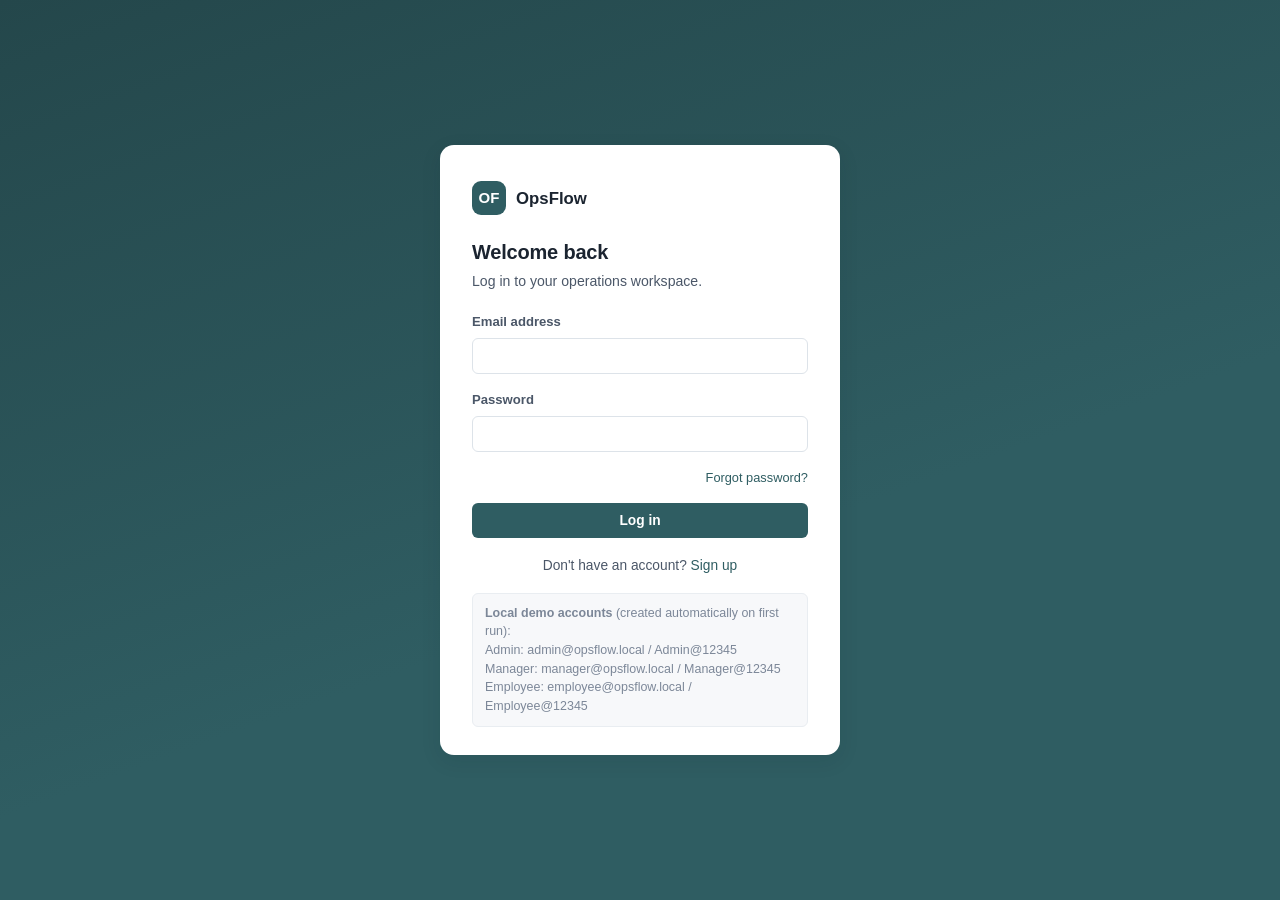
<file: frontend/index.html>
<!DOCTYPE html>
<html lang="en">
<head>
<meta charset="UTF-8">
<title>OpsFlow</title>
<script src="js/api.js"></script>
<script>
  window.location.replace(Auth.isLoggedIn() ? "dashboard.html" : "login.html");
</script>
</head>
<body></body>
</html>
</file>
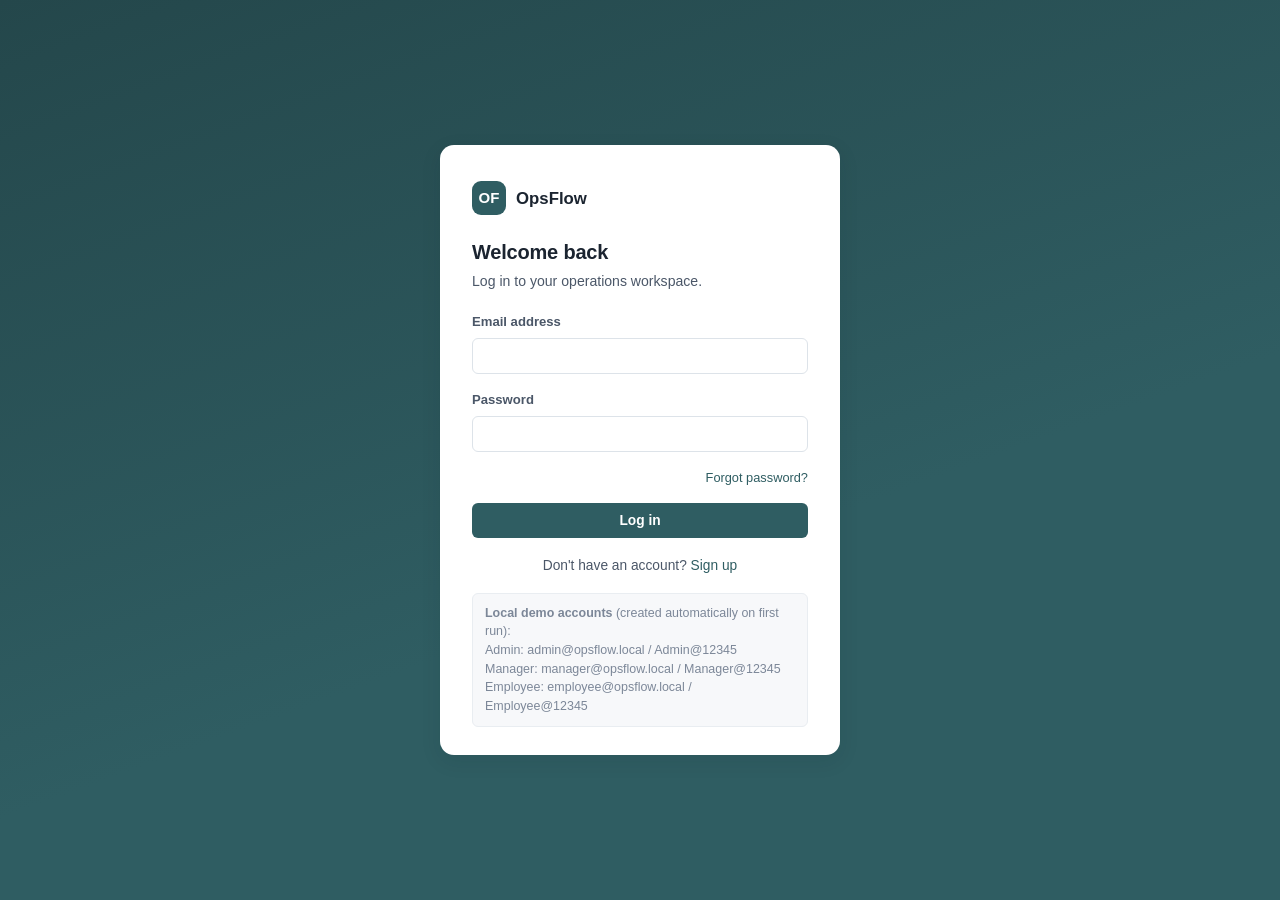
<file: frontend/dashboard.html>
<!DOCTYPE html>
<html lang="en">
<head>
  <meta charset="UTF-8">
  <meta name="viewport" content="width=device-width, initial-scale=1.0">
  <title>Dashboard - OpsFlow</title>
  <link rel="stylesheet" href="css/style.css">
</head>

<body>

<div class="app-shell">

  <aside class="sidebar" id="sidebar"></aside>

  <div class="main-area">

    <header class="topbar" id="topbar"></header>

    <main class="content">

      <!-- PAGE HEADER -->
      <div class="page-header">
        <div>
          <h1 id="welcome-title">Overview</h1>
          <p>Live counts straight from the database.</p>
        </div>
      </div>


      <!-- OPERATIONAL KPIs -->
      <div class="stat-grid" id="operational-stats">
        <div class="stat-card skeleton" style="height:78px;"></div>
        <div class="stat-card skeleton" style="height:78px;"></div>
        <div class="stat-card skeleton" style="height:78px;"></div>
        <div class="stat-card skeleton" style="height:78px;"></div>
      </div>


      <!-- ADMIN USER OVERVIEW -->
      <section id="user-overview-section" class="hidden">

        <h2 style="font-size:0.95rem;margin-bottom:10px;">
          User Overview
        </h2>

        <div class="stat-grid" id="user-stats"></div>

      </section>


      <!-- CHARTS -->
      <div class="grid-2 dashboard-charts">

        <!-- GROWTH -->
        <div class="card chart-card">

          <div class="section-card-head">

            <h3>Growth Analytics</h3>

            <div
              class="chip-toggle"
              id="growth-range-toggle"
              role="group"
              aria-label="Growth time range"
            >

              <button type="button" data-range="7d">
                7D
              </button>

              <button
                type="button"
                data-range="30d"
                class="active"
              >
                30D
              </button>

              <button type="button" data-range="6m">
                6M
              </button>

              <button type="button" data-range="1y">
                1Y
              </button>

            </div>

          </div>

          <div class="chart-wrapper">
            <canvas
              id="growth-chart"
              aria-label="Growth analytics chart"
            ></canvas>

            <div
              id="growth-chart-empty"
              class="chart-empty hidden"
            >
              No growth data available.
            </div>
          </div>

        </div>


        <!-- RESOURCE DISTRIBUTION -->
        <div class="card chart-card">

          <div class="section-card-head">

            <h3>Resource Distribution</h3>

            <div
              class="chip-toggle"
              id="dist-type-toggle"
              role="group"
              aria-label="Resource type"
            >

              <button
                type="button"
                data-type="projects"
                class="active"
              >
                Projects
              </button>

              <button
                type="button"
                data-type="tasks"
              >
                Tasks
              </button>

              <button
                type="button"
                data-type="clients"
              >
                Clients
              </button>

            </div>

          </div>

          <div class="chart-wrapper distribution-wrapper">

            <canvas
              id="distribution-chart"
              aria-label="Resource distribution chart"
            ></canvas>

            <div
              id="distribution-chart-empty"
              class="chart-empty hidden"
            >
              No distribution data available.
            </div>

          </div>

          <div
            id="distribution-breakdown"
            class="mt-16"
          ></div>

        </div>

      </div>


      <!-- RECENT ACTIVITY -->
      <div class="card mt-16">

        <div class="section-card-head">
          <h3>Recent Activity</h3>
        </div>

        <div id="recent-activity-list"></div>

      </div>

    </main>

  </div>

</div>


<!-- COMMON JS -->
<script src="js/api.js"></script>
<script src="js/ui.js"></script>
<script src="js/icons.js"></script>
<script src="js/layout.js"></script>

<script src="js/charts.js"></script>
<script src="js/dashboard.js"></script>

</body>
</html>
</file>
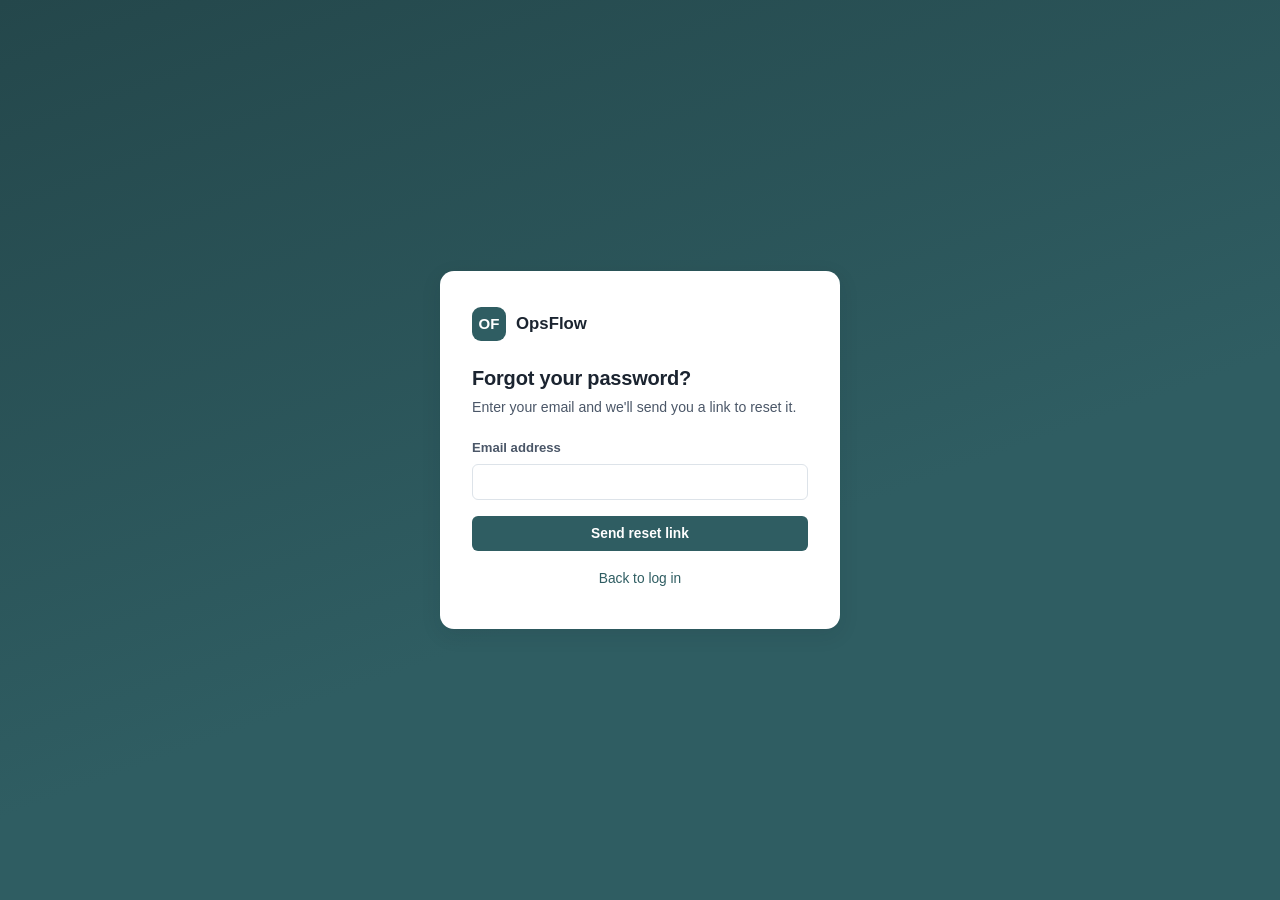
<file: frontend/forgot-password.html>
<!DOCTYPE html>
<html lang="en">
<head>
<meta charset="UTF-8">
<meta name="viewport" content="width=device-width, initial-scale=1.0">
<title>Forgot password - OpsFlow</title>
<link rel="stylesheet" href="css/style.css">
</head>
<body>
<div class="auth-page">
  <div class="auth-card">
    <div class="auth-brand"><span class="logo-mark">OF</span><span>OpsFlow</span></div>
    <h1>Forgot your password?</h1>
    <p class="auth-sub">Enter your email and we'll send you a link to reset it.</p>

    <form id="forgot-form" novalidate>
      <div class="form-group">
        <label for="email">Email address</label>
        <input class="form-control" type="email" id="email" name="email" required autocomplete="username">
      </div>
      <button type="submit" class="btn btn-primary btn-block" id="forgot-submit">Send reset link</button>
    </form>

    <div class="demo-hint hidden" id="result-box"></div>
    <p class="auth-foot"><a href="login.html">Back to log in</a></p>
  </div>
</div>
<script src="js/api.js"></script>
<script src="js/ui.js"></script>
<script src="js/icons.js"></script>
<script src="js/forgot-password.js"></script>
</body>
</html>
</file>
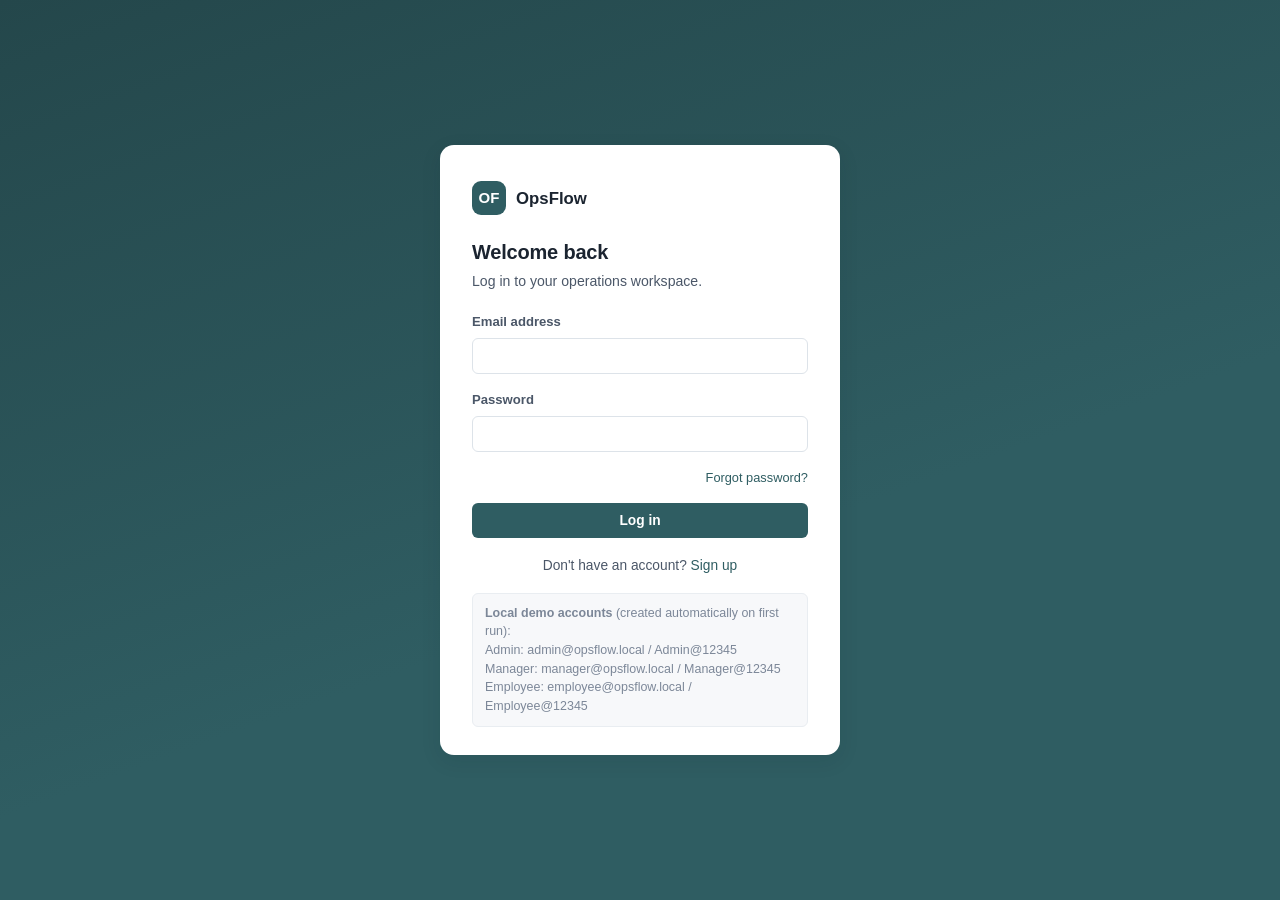
<file: frontend/login.html>
<!DOCTYPE html>
<html lang="en">
<head>
<meta charset="UTF-8">
<meta name="viewport" content="width=device-width, initial-scale=1.0">
<title>Log in - OpsFlow</title>
<link rel="stylesheet" href="css/style.css">
</head>
<body>
<div class="auth-page">
  <div class="auth-card">
    <div class="auth-brand"><span class="logo-mark">OF</span><span>OpsFlow</span></div>
    <h1>Welcome back</h1>
    <p class="auth-sub">Log in to your operations workspace.</p>

    <form id="login-form" novalidate>
      <div class="form-group">
        <label for="email">Email address</label>
        <input class="form-control" type="email" id="email" name="email" required autocomplete="username">
      </div>
      <div class="form-group">
        <label for="password">Password</label>
        <input class="form-control" type="password" id="password" name="password" required autocomplete="current-password">
        <div class="form-error hidden" id="form-error"></div>
      </div>
      <div class="flex-between mb-16">
        <span></span>
        <a href="forgot-password.html" class="text-sm">Forgot password?</a>
      </div>
      <button type="submit" class="btn btn-primary btn-block" id="login-submit">Log in</button>
    </form>

    <p class="auth-foot">Don't have an account? <a href="signup.html">Sign up</a></p>

    <div class="demo-hint">
      <strong>Local demo accounts</strong> (created automatically on first run):<br>
      Admin: admin@opsflow.local / Admin@12345<br>
      Manager: manager@opsflow.local / Manager@12345<br>
      Employee: employee@opsflow.local / Employee@12345
    </div>
  </div>
</div>
<script src="js/api.js"></script>
<script src="js/ui.js"></script>
<script src="js/icons.js"></script>
<script src="js/login.js"></script>
</body>
</html>
</file>
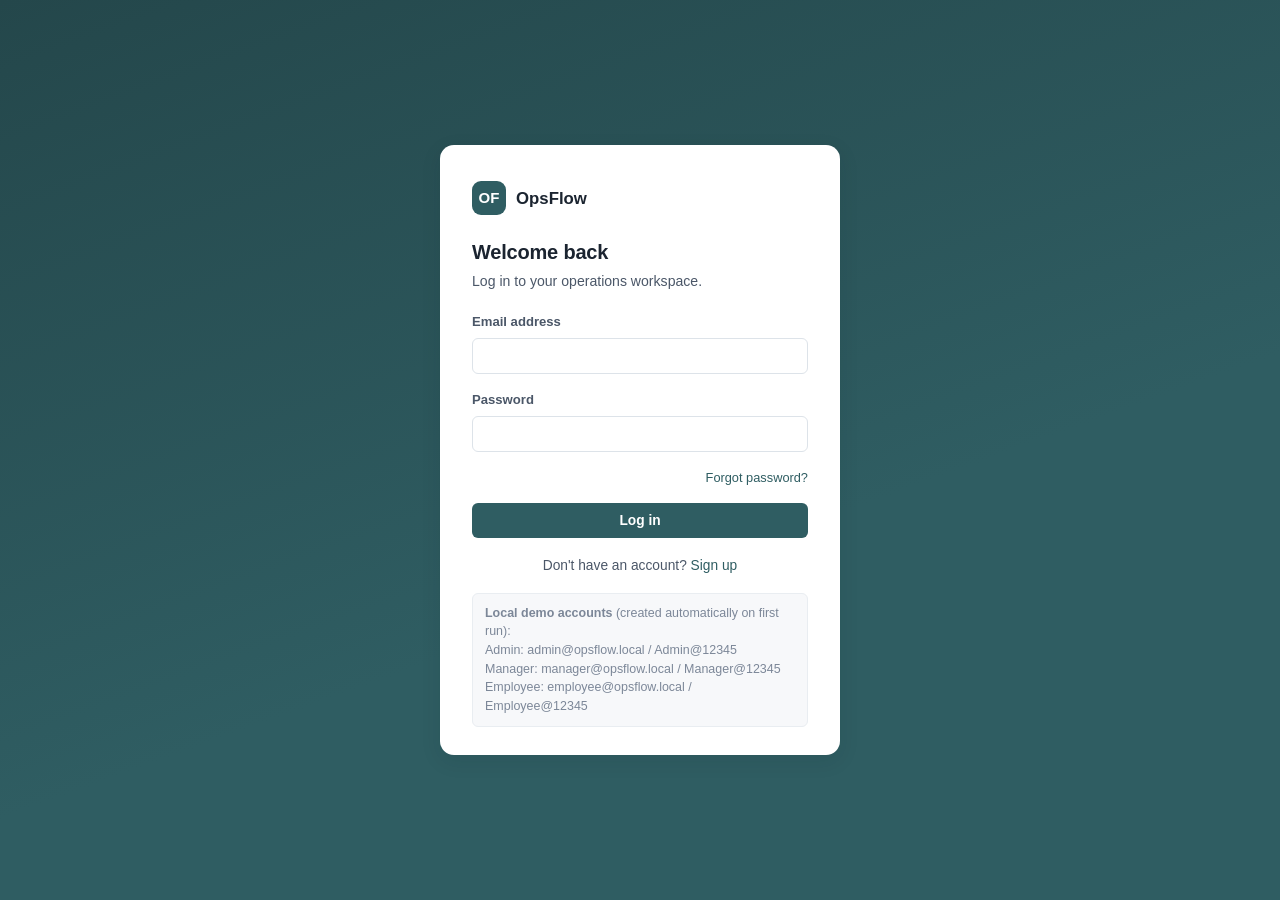
<file: frontend/notifications.html>
<!DOCTYPE html>
<html lang="en">
<head>
<meta charset="UTF-8">
<meta name="viewport" content="width=device-width, initial-scale=1.0">
<title>Notifications - OpsFlow</title>
<link rel="stylesheet" href="css/style.css">
</head>
<body>
<div class="app-shell">
  <aside class="sidebar" id="sidebar"></aside>
  <div class="main-area">
    <header class="topbar" id="topbar"></header>
    <main class="content">
      <div class="page-header">
        <div><h1>Notifications</h1><p>Everything relevant to you - task assignments, status changes, and account updates.</p></div>
        <button class="btn btn-outline" id="mark-all-btn">Mark all read</button>
      </div>

      <div class="page-toolbar">
        <select class="form-control" id="read-filter" style="max-width:170px;">
          <option value="">All notifications</option>
          <option value="false">Unread only</option>
          <option value="true">Read only</option>
        </select>
      </div>

      <div class="card" style="padding:0;">
        <div id="notif-list"></div>
      </div>
    </main>
  </div>
</div>
<script src="js/api.js"></script>
<script src="js/ui.js"></script>
<script src="js/icons.js"></script>
<script src="js/layout.js"></script>
<script src="js/notifications.js"></script>
</body>
</html>
</file>
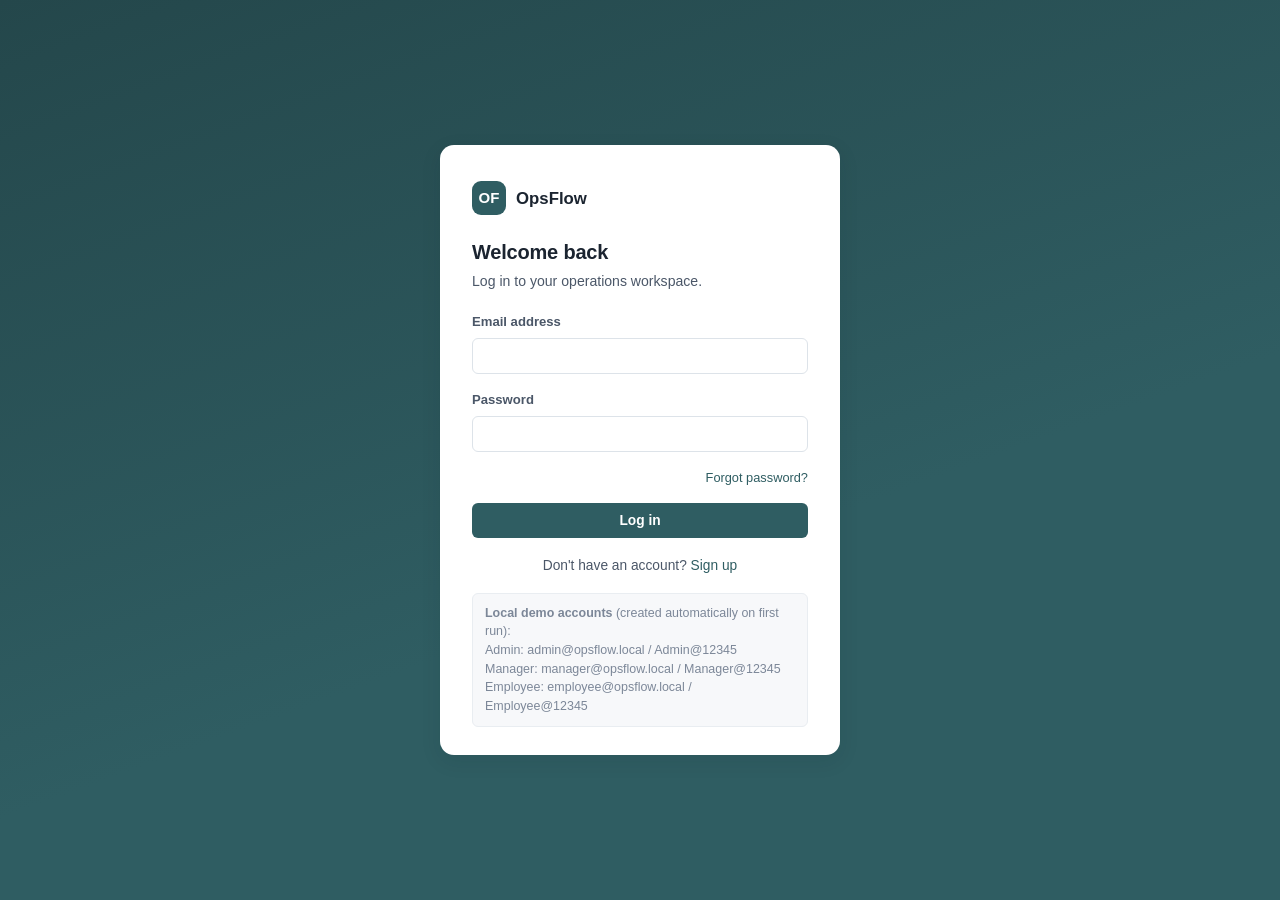
<file: frontend/profile.html>
<!DOCTYPE html>
<html lang="en">
<head>
<meta charset="UTF-8">
<meta name="viewport" content="width=device-width, initial-scale=1.0">
<title>Profile - OpsFlow</title>
<link rel="stylesheet" href="css/style.css">
</head>
<body>
<div class="app-shell">
  <aside class="sidebar" id="sidebar"></aside>
  <div class="main-area">
    <header class="topbar" id="topbar"></header>
    <main class="content" style="max-width:640px;">
      <div class="page-header"><div><h1>Profile</h1><p>Your account details.</p></div></div>

      <div class="card mb-16">
        <form id="profile-form">
          <div class="form-row">
            <div class="form-group"><label for="first-name">First name</label><input class="form-control" id="first-name"></div>
            <div class="form-group"><label for="last-name">Last name</label><input class="form-control" id="last-name"></div>
          </div>
          <div class="form-group"><label>Email</label><input class="form-control" id="profile-email" disabled></div>
          <div class="form-row">
            <div class="form-group"><label>Role</label><input class="form-control" id="profile-role" disabled></div>
            <div class="form-group"><label>Organization</label><input class="form-control" id="profile-org" disabled></div>
          </div>
          <div class="form-hint mb-16">Email, role and organization are managed by an administrator and can't be changed here.</div>
          <div class="form-error hidden" id="profile-form-error"></div>
          <button type="submit" class="btn btn-primary" id="profile-save-btn">Save changes</button>
        </form>
      </div>
    </main>
  </div>
</div>
<script src="js/api.js"></script>
<script src="js/ui.js"></script>
<script src="js/icons.js"></script>
<script src="js/layout.js"></script>
<script src="js/profile.js"></script>
</body>
</html>
</file>
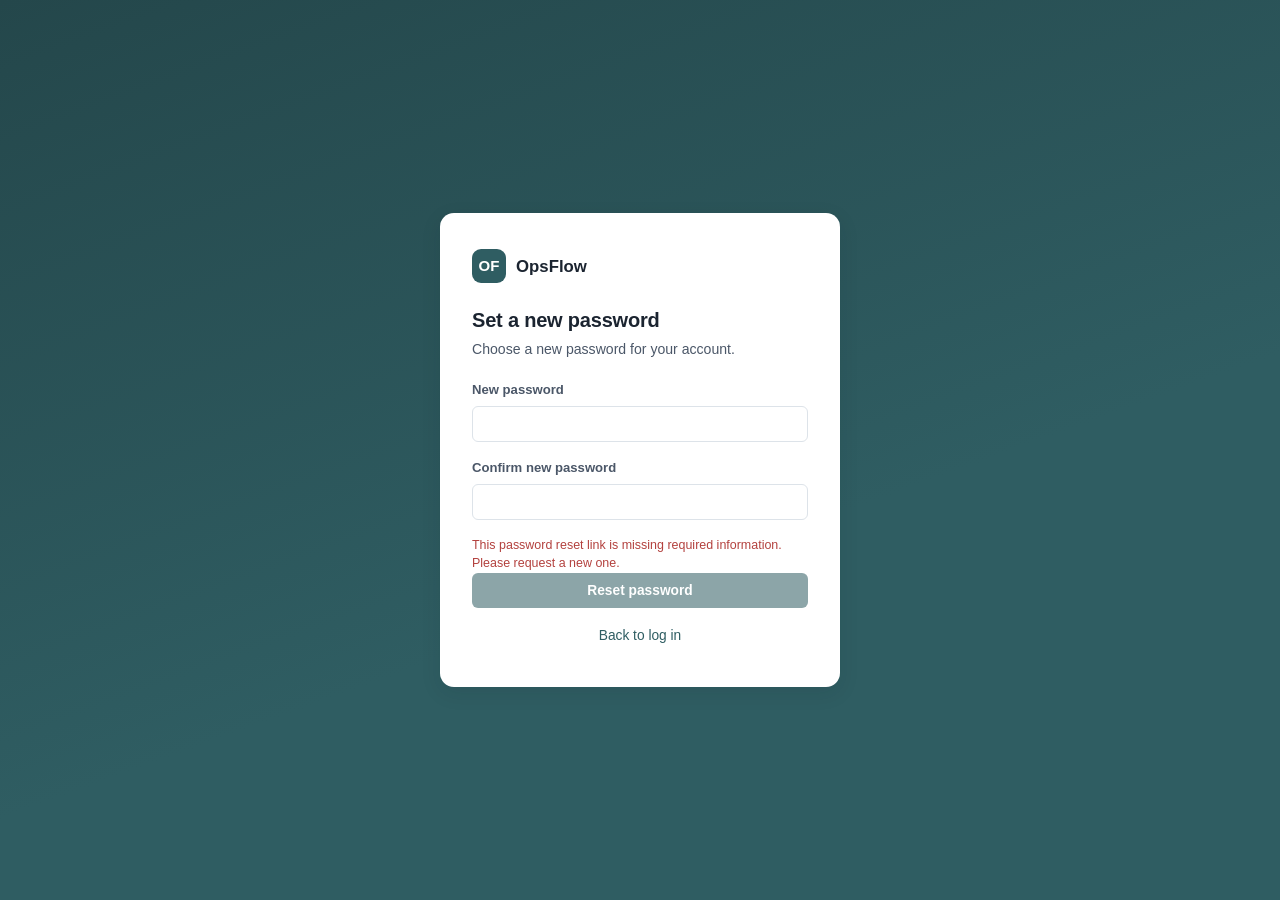
<file: frontend/reset-password.html>
<!DOCTYPE html>
<html lang="en">
<head>
<meta charset="UTF-8">
<meta name="viewport" content="width=device-width, initial-scale=1.0">
<title>Reset password - OpsFlow</title>
<link rel="stylesheet" href="css/style.css">
</head>
<body>
<div class="auth-page">
  <div class="auth-card">
    <div class="auth-brand"><span class="logo-mark">OF</span><span>OpsFlow</span></div>
    <h1>Set a new password</h1>
    <p class="auth-sub" id="page-sub">Choose a new password for your account.</p>

    <form id="reset-form" novalidate>
      <div class="form-group">
        <label for="new_password">New password</label>
        <input class="form-control" type="password" id="new_password" name="new_password" required minlength="8" autocomplete="new-password">
      </div>
      <div class="form-group">
        <label for="new_password_confirm">Confirm new password</label>
        <input class="form-control" type="password" id="new_password_confirm" name="new_password_confirm" required minlength="8" autocomplete="new-password">
      </div>
      <div class="form-error hidden" id="form-error"></div>
      <button type="submit" class="btn btn-primary btn-block" id="reset-submit">Reset password</button>
    </form>
    <p class="auth-foot"><a href="login.html">Back to log in</a></p>
  </div>
</div>
<script src="js/api.js"></script>
<script src="js/ui.js"></script>
<script src="js/icons.js"></script>
<script src="js/reset-password.js"></script>
</body>
</html>
</file>
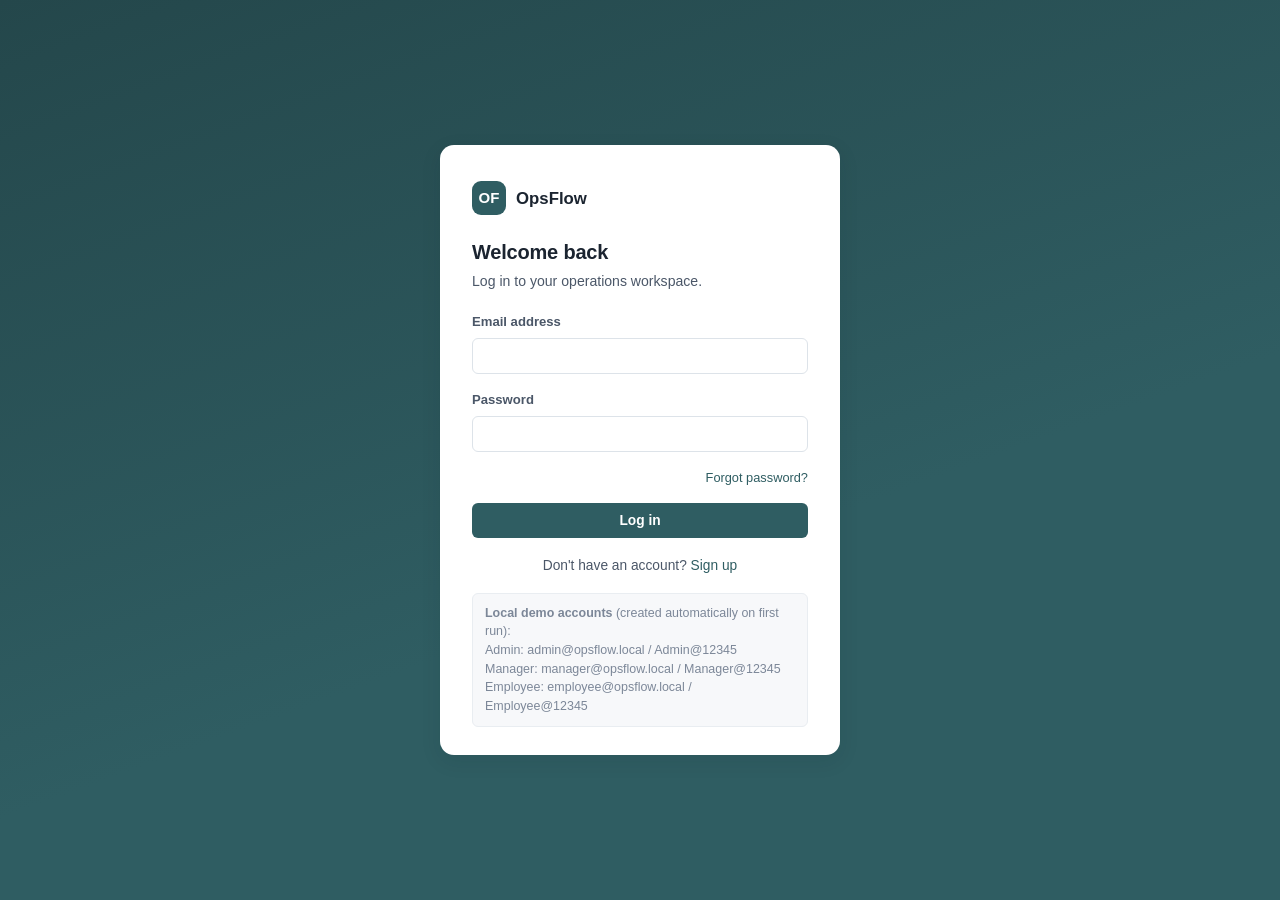
<file: frontend/settings.html>
<!DOCTYPE html>
<html lang="en">
<head>
<meta charset="UTF-8">
<meta name="viewport" content="width=device-width, initial-scale=1.0">
<title>Settings - OpsFlow</title>
<link rel="stylesheet" href="css/style.css">
</head>
<body>
<div class="app-shell">
  <aside class="sidebar" id="sidebar"></aside>
  <div class="main-area">
    <header class="topbar" id="topbar"></header>
    <main class="content" style="max-width:640px;">
      <div class="page-header"><div><h1>Settings</h1><p>Appearance and account security.</p></div></div>

      <div class="card mb-16">
        <h3 class="mb-16">Appearance</h3>
        <div class="flex-between">
          <div>
            <div style="font-weight:600;font-size:0.9rem;">Dark mode</div>
            <div class="text-sm">Applies across every page and is remembered on this device.</div>
          </div>
          <label class="checkbox-row"><input type="checkbox" id="dark-mode-toggle"> Enabled</label>
        </div>
      </div>

      <div class="card">
        <h3 class="mb-16">Change password</h3>
        <form id="password-form">
          <div class="form-group"><label for="old-password">Current password</label><input class="form-control" type="password" id="old-password" required></div>
          <div class="form-group"><label for="new-password">New password</label><input class="form-control" type="password" id="new-password" required minlength="8"></div>
          <div class="form-group"><label for="new-password-confirm">Confirm new password</label><input class="form-control" type="password" id="new-password-confirm" required minlength="8"></div>
          <div class="form-error hidden" id="password-form-error"></div>
          <button type="submit" class="btn btn-primary" id="password-save-btn">Update password</button>
        </form>
      </div>
    </main>
  </div>
</div>
<script src="js/api.js"></script>
<script src="js/ui.js"></script>
<script src="js/icons.js"></script>
<script src="js/layout.js"></script>
<script src="js/settings.js"></script>
</body>
</html>
</file>
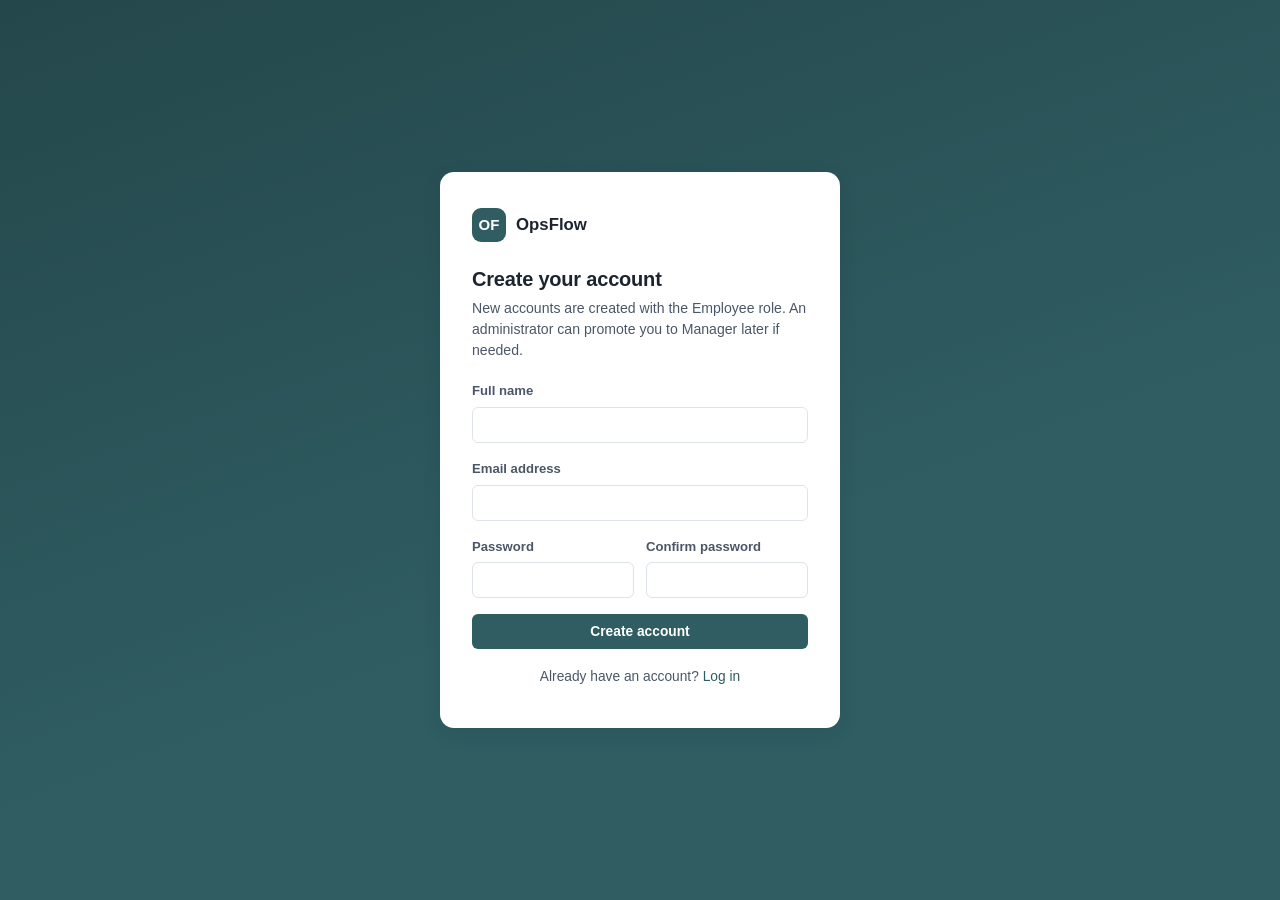
<file: frontend/signup.html>
<!DOCTYPE html>
<html lang="en">
<head>
<meta charset="UTF-8">
<meta name="viewport" content="width=device-width, initial-scale=1.0">
<title>Sign up - OpsFlow</title>
<link rel="stylesheet" href="css/style.css">
</head>
<body>
<div class="auth-page">
  <div class="auth-card">
    <div class="auth-brand"><span class="logo-mark">OF</span><span>OpsFlow</span></div>
    <h1>Create your account</h1>
    <p class="auth-sub">New accounts are created with the Employee role. An administrator can promote you to Manager later if needed.</p>

    <form id="signup-form" novalidate>
      <div class="form-group">
        <label for="full_name">Full name</label>
        <input class="form-control" type="text" id="full_name" name="full_name" required autocomplete="name">
      </div>
      <div class="form-group">
        <label for="email">Email address</label>
        <input class="form-control" type="email" id="email" name="email" required autocomplete="username">
      </div>
      <div class="form-row">
        <div class="form-group">
          <label for="password">Password</label>
          <input class="form-control" type="password" id="password" name="password" required autocomplete="new-password" minlength="8">
        </div>
        <div class="form-group">
          <label for="password_confirm">Confirm password</label>
          <input class="form-control" type="password" id="password_confirm" name="password_confirm" required autocomplete="new-password" minlength="8">
        </div>
      </div>
      <div class="form-error hidden" id="form-error"></div>
      <button type="submit" class="btn btn-primary btn-block" id="signup-submit">Create account</button>
    </form>

    <p class="auth-foot">Already have an account? <a href="login.html">Log in</a></p>
  </div>
</div>
<script src="js/api.js"></script>
<script src="js/ui.js"></script>
<script src="js/icons.js"></script>
<script src="js/signup.js"></script>
</body>
</html>
</file>
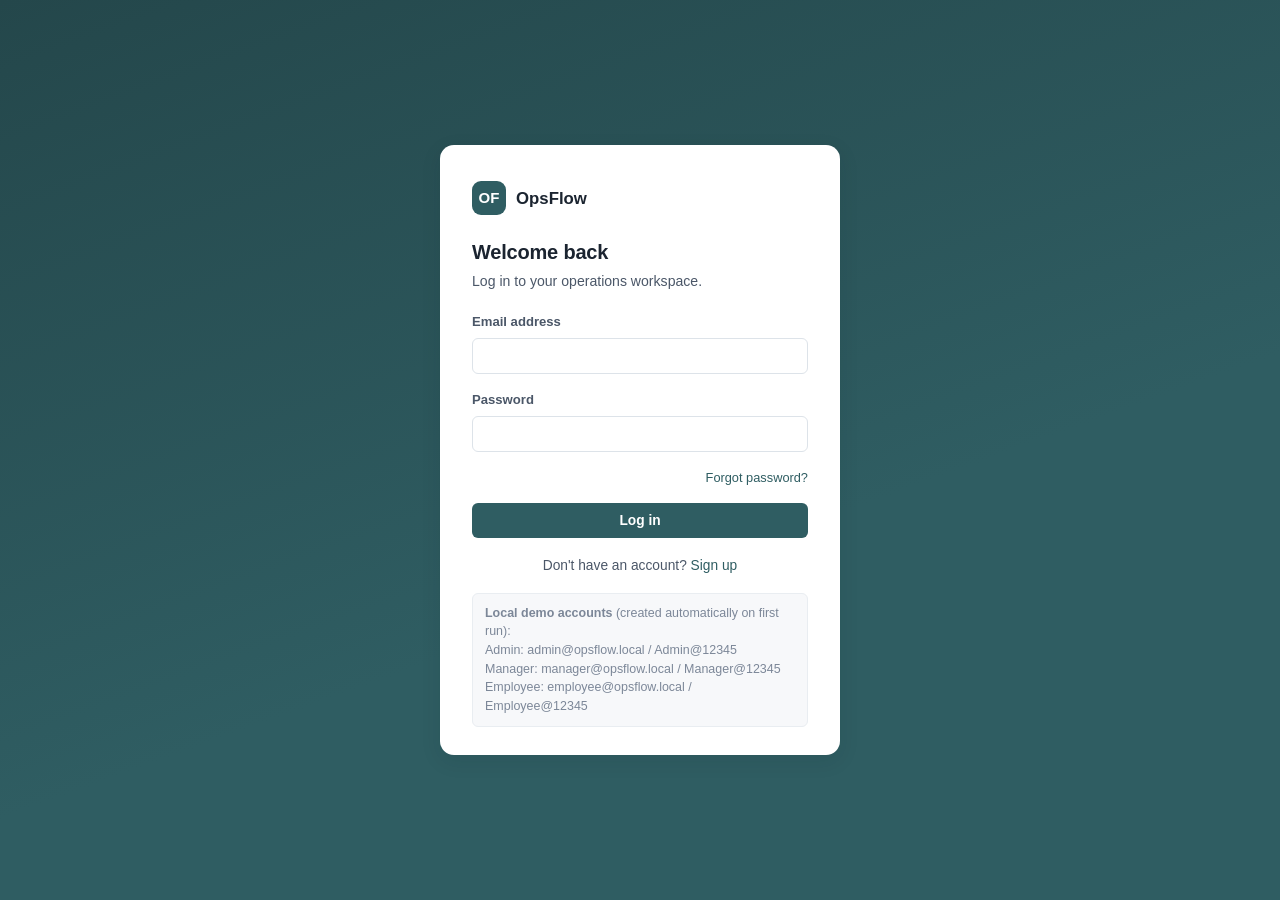
<file: frontend/user-management.html>
<!DOCTYPE html>
<html lang="en">
<head>
<meta charset="UTF-8">
<meta name="viewport" content="width=device-width, initial-scale=1.0">
<title>User Management - OpsFlow</title>
<link rel="stylesheet" href="css/style.css">
</head>
<body>
<div class="app-shell">
  <aside class="sidebar" id="sidebar"></aside>
  <div class="main-area">
    <header class="topbar" id="topbar"></header>
    <main class="content">
      <div class="page-header">
        <div><h1>User Management</h1><p>Assign roles and manage account status. Admin-only.</p></div>
        <button class="btn btn-primary" id="add-user-btn">+ New User</button>
      </div>

      <div class="page-toolbar">
        <input type="search" class="form-control" id="search-input" placeholder="Search by name or email...">
        <select class="form-control" id="role-filter" style="max-width:150px;">
          <option value="">All roles</option>
          <option value="ADMIN">Admin</option>
          <option value="MANAGER">Manager</option>
          <option value="EMPLOYEE">Employee</option>
        </select>
        <select class="form-control" id="status-filter" style="max-width:150px;">
          <option value="">All statuses</option>
          <option value="true">Active</option>
          <option value="false">Inactive</option>
        </select>
      </div>

      <div class="table-wrap">
        <table class="data-table" id="user-table">
          <thead><tr>
            <th class="sortable" data-sort="email">Name / Email</th>
            <th>Role</th>
            <th>Status</th>
            <th class="sortable" data-sort="date_joined">Joined</th>
            <th style="text-align:right;">Actions</th>
          </tr></thead>
          <tbody id="user-tbody"></tbody>
        </table>
      </div>
    </main>
  </div>
</div>

<div class="modal-overlay" id="user-modal">
  <div class="modal">
    <div class="modal-head"><h3 id="user-modal-title">New User</h3><button class="icon-btn" id="user-modal-close">&times;</button></div>
    <div class="modal-body">
      <form id="user-form">
        <div id="create-fields">
          <div class="form-row">
            <div class="form-group"><label for="user-first-name">First name</label><input class="form-control" id="user-first-name"></div>
            <div class="form-group"><label for="user-last-name">Last name</label><input class="form-control" id="user-last-name"></div>
          </div>
          <div class="form-group"><label for="user-email">Email</label><input class="form-control" type="email" id="user-email"></div>
          <div class="form-group"><label for="user-password">Temporary password</label><input class="form-control" type="password" id="user-password"></div>
        </div>
        <div class="form-group">
          <label for="user-role">Role</label>
          <select class="form-control" id="user-role">
            <option value="EMPLOYEE">Employee</option>
            <option value="MANAGER">Manager</option>
          </select>
          <div class="form-hint">The Admin role can't be assigned here - it's reserved for pre-configured accounts.</div>
        </div>
        <div class="form-group" id="user-active-group">
          <label class="checkbox-row"><input type="checkbox" id="user-active" checked> Active</label>
        </div>
        <div class="form-error hidden" id="user-form-error"></div>
      </form>
    </div>
    <div class="modal-foot">
      <button class="btn btn-outline" id="user-cancel-btn">Cancel</button>
      <button class="btn btn-primary" id="user-save-btn">Save</button>
    </div>
  </div>
</div>

<script src="js/api.js"></script>
<script src="js/ui.js"></script>
<script src="js/icons.js"></script>
<script src="js/layout.js"></script>
<script src="js/user-management.js"></script>
</body>
</html>
</file>
<file: frontend/css/style.css>
/* ==========================================================================
   OpsFlow - design system
   Plain CSS3, custom properties for theming (light/dark). No framework.
   ========================================================================== */

:root {
  --ink: #1B2430;
  --ink-soft: #4B5768;
  --ink-faint: #7C8798;
  --bg: #F3F5F7;
  --surface: #FFFFFF;
  --surface-sunken: #F7F8FA;
  --border: #DDE3E9;
  --border-soft: #E9EDF1;

  --brand: #2F5D62;
  --brand-dark: #24474B;
  --brand-tint: #E4EEEC;

  --accent: #C97B3D;
  --accent-tint: #F7E9DA;

  --success: #3F7D58;
  --success-tint: #E4F1E8;
  --warning: #B8862F;
  --warning-tint: #FBF0DC;
  --danger: #B3413E;
  --danger-tint: #FAE6E5;
  --info: #3B6E91;
  --info-tint: #E5EFF5;

  --radius-sm: 6px;
  --radius-md: 10px;
  --radius-lg: 14px;
  --shadow-1: 0 1px 2px rgba(20, 30, 40, 0.06);
  --shadow-2: 0 6px 20px rgba(20, 30, 40, 0.10);
  --sidebar-w: 236px;
  --topbar-h: 64px;

  --font: -apple-system, BlinkMacSystemFont, "Segoe UI", Roboto, "Helvetica Neue", Arial, sans-serif;
}

[data-theme="dark"] {
  --ink: #E7EDF0;
  --ink-soft: #AEBBC4;
  --ink-faint: #7C8B96;
  --bg: #10151A;
  --surface: #1A2129;
  --surface-sunken: #151B22;
  --border: #2B343D;
  --border-soft: #232B33;

  --brand: #4E9089;
  --brand-dark: #3D7871;
  --brand-tint: #16302D;

  --accent: #D99A5D;
  --accent-tint: #33251A;

  --success: #5CA97B;
  --success-tint: #17301F;
  --warning: #D9AE5C;
  --warning-tint: #332918;
  --danger: #D97873;
  --danger-tint: #331E1D;
  --info: #6DA2C4;
  --info-tint: #16262F;

  --shadow-1: 0 1px 2px rgba(0, 0, 0, 0.3);
  --shadow-2: 0 10px 28px rgba(0, 0, 0, 0.45);
}

* { box-sizing: border-box; }
html, body { margin: 0; padding: 0; }

body {
  font-family: var(--font);
  background: var(--bg);
  color: var(--ink);
  font-size: 14.5px;
  line-height: 1.5;
  -webkit-font-smoothing: antialiased;
}

a { color: var(--brand); text-decoration: none; }
a:hover { text-decoration: underline; }

h1, h2, h3, h4 { margin: 0; font-weight: 650; letter-spacing: -0.01em; color: var(--ink); }
h1 { font-size: 1.5rem; }
h2 { font-size: 1.2rem; }
h3 { font-size: 1.02rem; }
p { margin: 0 0 0.75rem; color: var(--ink-soft); }

button, input, select, textarea { font-family: inherit; font-size: inherit; }

:focus-visible {
  outline: 2px solid var(--brand);
  outline-offset: 2px;
}

/* ---------- Auth pages (login/signup/forgot/reset) ---------- */
.auth-page {
  min-height: 100vh;
  display: flex;
  align-items: center;
  justify-content: center;
  background: linear-gradient(160deg, var(--brand-dark), var(--brand) 60%);
  padding: 24px;
}
.auth-card {
  width: 100%;
  max-width: 400px;
  background: var(--surface);
  border-radius: var(--radius-lg);
  box-shadow: var(--shadow-2);
  padding: 36px 32px 28px;
}
.auth-brand {
  display: flex;
  align-items: center;
  gap: 10px;
  margin-bottom: 22px;
}
.auth-brand .logo-mark {
  width: 34px; height: 34px; border-radius: 9px;
  background: var(--brand); color: #fff;
  display: flex; align-items: center; justify-content: center;
  font-weight: 700; font-size: 15px;
}
.auth-brand span { font-weight: 700; font-size: 1.05rem; }
.auth-card h1 { font-size: 1.25rem; margin-bottom: 4px; }
.auth-card .auth-sub { margin-bottom: 20px; font-size: 0.88rem; }
.auth-foot { margin-top: 18px; font-size: 0.86rem; text-align: center; color: var(--ink-soft); }
.demo-hint {
  margin-top: 16px; padding: 10px 12px; border-radius: var(--radius-sm);
  background: var(--surface-sunken); border: 1px solid var(--border-soft);
  font-size: 0.78rem; color: var(--ink-faint); line-height: 1.5;
}

/* ---------- Form elements ---------- */
.form-group { margin-bottom: 16px; }
.form-group label {
  display: block; font-size: 0.82rem; font-weight: 600;
  color: var(--ink-soft); margin-bottom: 6px;
}
.form-control, select.form-control, textarea.form-control {
  width: 100%; padding: 9px 12px; border-radius: var(--radius-sm);
  border: 1px solid var(--border); background: var(--surface);
  color: var(--ink); transition: border-color .15s;
}
.form-control:focus { border-color: var(--brand); outline: none; box-shadow: 0 0 0 3px var(--brand-tint); }
textarea.form-control { resize: vertical; min-height: 80px; }
.form-hint { font-size: 0.76rem; color: var(--ink-faint); margin-top: 4px; }
.form-error { font-size: 0.78rem; color: var(--danger); margin-top: 4px; }
.form-row { display: flex; gap: 12px; }
.form-row > .form-group { flex: 1; }
.checkbox-row { display: flex; align-items: center; gap: 8px; font-size: 0.85rem; color: var(--ink-soft); }

/* ---------- Buttons ---------- */
.btn {
  display: inline-flex; align-items: center; justify-content: center; gap: 6px;
  padding: 9px 16px; border-radius: var(--radius-sm); border: 1px solid transparent;
  font-weight: 600; font-size: 0.86rem; cursor: pointer; transition: all .12s;
  white-space: nowrap;
}
.btn:disabled { opacity: 0.55; cursor: not-allowed; }
.btn-primary { background: var(--brand); color: #fff; }
.btn-primary:hover:not(:disabled) { background: var(--brand-dark); }
.btn-outline { background: transparent; border-color: var(--border); color: var(--ink); }
.btn-outline:hover:not(:disabled) { background: var(--surface-sunken); }
.btn-danger { background: var(--danger); color: #fff; }
.btn-danger:hover:not(:disabled) { opacity: 0.88; }
.btn-ghost { background: transparent; color: var(--ink-soft); }
.btn-ghost:hover:not(:disabled) { background: var(--surface-sunken); color: var(--ink); }
.btn-block { width: 100%; }
.btn-sm { padding: 5px 10px; font-size: 0.78rem; }
.btn-icon { padding: 7px; }

/* ---------- App shell: sidebar + topbar ---------- */
.app-shell { display: flex; min-height: 100vh; }
.sidebar {
  width: var(--sidebar-w); background: var(--brand-dark); color: #EAF1EF;
  flex-shrink: 0; display: flex; flex-direction: column; position: fixed;
  top: 0; bottom: 0; left: 0; overflow-y: auto;
}
.sidebar-brand {
  display: flex; align-items: center; gap: 10px; padding: 18px 20px;
  font-weight: 700; font-size: 1.02rem; color: #fff;
  border-bottom: 1px solid rgba(255,255,255,0.1);
}
.sidebar-brand .logo-mark {
  width: 30px; height: 30px; border-radius: 8px; background: var(--accent);
  display: flex; align-items: center; justify-content: center; font-weight: 700; font-size: 13px; color: #2a1c0c;
}
.nav-section-label {
  font-size: 0.68rem; text-transform: uppercase; letter-spacing: 0.06em;
  color: rgba(234,241,239,0.45); padding: 16px 20px 6px;
}
.nav-list { list-style: none; margin: 0; padding: 4px 10px; }
.nav-list a {
  display: flex; align-items: center; gap: 11px; padding: 9px 12px; margin-bottom: 1px;
  border-radius: var(--radius-sm); color: rgba(234,241,239,0.78); font-size: 0.87rem; font-weight: 500;
}
.nav-list a:hover { background: rgba(255,255,255,0.07); text-decoration: none; color: #fff; }
.nav-list a.active { background: rgba(255,255,255,0.12); color: #fff; box-shadow: inset 3px 0 0 var(--accent); }
.nav-list svg { width: 17px; height: 17px; flex-shrink: 0; opacity: 0.9; }
.sidebar-foot { margin-top: auto; padding: 14px 20px; font-size: 0.72rem; color: rgba(234,241,239,0.4); border-top: 1px solid rgba(255,255,255,0.08); }

.main-area { flex: 1; margin-left: var(--sidebar-w); display: flex; flex-direction: column; min-width: 0; }
.topbar {
  height: var(--topbar-h); background: var(--surface); border-bottom: 1px solid var(--border);
  display: flex; align-items: center; justify-content: space-between; padding: 0 24px;
  position: sticky; top: 0; z-index: 20;
}
.topbar-title { font-weight: 650; font-size: 1.05rem; }
.topbar-actions { display: flex; align-items: center; gap: 10px; }
.icon-btn {
  width: 36px; height: 36px; border-radius: 50%; border: none; background: transparent;
  display: flex; align-items: center; justify-content: center; cursor: pointer; position: relative; color: var(--ink-soft);
}
.icon-btn:hover { background: var(--surface-sunken); color: var(--ink); }
.icon-btn svg { width: 19px; height: 19px; }
.badge-dot {
  position: absolute; top: 5px; right: 6px; width: 8px; height: 8px; border-radius: 50%;
  background: var(--danger); border: 1.5px solid var(--surface);
}
.user-chip { display: flex; align-items: center; gap: 9px; padding: 5px 10px 5px 5px; border-radius: 20px; cursor: pointer; }
.user-chip:hover { background: var(--surface-sunken); }
.avatar { width: 30px; height: 30px; border-radius: 50%; background: var(--brand); color: #fff; display: flex; align-items: center; justify-content: center; font-weight: 700; font-size: 12.5px; }
.user-chip-info { line-height: 1.25; }
.user-chip-info .name { font-size: 0.83rem; font-weight: 600; }
.user-chip-info .role { font-size: 0.72rem; color: var(--ink-faint); }

.dropdown-menu {
  position: absolute; top: calc(100% + 8px); right: 0; min-width: 200px;
  background: var(--surface); border: 1px solid var(--border); border-radius: var(--radius-md);
  box-shadow: var(--shadow-2); padding: 6px; display: none; z-index: 50;
}
.dropdown-menu.open { display: block; }
.dropdown-menu a, .dropdown-menu button {
  display: flex; width: 100%; align-items: center; gap: 10px; padding: 9px 10px; border-radius: var(--radius-sm);
  color: var(--ink); font-size: 0.85rem; text-align: left; background: none; border: none; cursor: pointer;
}
.dropdown-menu a:hover, .dropdown-menu button:hover { background: var(--surface-sunken); text-decoration: none; }
.dropdown-menu hr { border: none; border-top: 1px solid var(--border-soft); margin: 4px 0; }
.dropdown-wrap { position: relative; }

.dropdown-panel {
  position: absolute; top: calc(100% + 8px); right: 0; width: 340px; max-height: 420px; overflow-y: auto;
  background: var(--surface); border: 1px solid var(--border); border-radius: var(--radius-md);
  box-shadow: var(--shadow-2); display: none; z-index: 50;
}
.dropdown-panel.open { display: block; }
.dropdown-panel-head { display: flex; justify-content: space-between; align-items: center; padding: 12px 14px; border-bottom: 1px solid var(--border-soft); font-weight: 650; font-size: 0.88rem; }

.content { padding: 24px 28px 48px; flex: 1; }
.page-header { display: flex; align-items: flex-start; justify-content: space-between; margin-bottom: 20px; gap: 16px; flex-wrap: wrap; }
.page-header p { margin: 4px 0 0; font-size: 0.86rem; }
.page-toolbar { display: flex; gap: 10px; align-items: center; margin-bottom: 16px; flex-wrap: wrap; }
.page-toolbar .form-control { max-width: 240px; }
.toolbar-spacer { flex: 1; }

/* ---------- Cards / stats ---------- */
.card {
  background: var(--surface); border: 1px solid var(--border-soft); border-radius: var(--radius-md);
  padding: 18px 20px;
}
.stat-grid { display: grid; grid-template-columns: repeat(auto-fit, minmax(190px, 1fr)); gap: 14px; margin-bottom: 20px; }
.stat-card {
  background: var(--surface); border: 1px solid var(--border-soft); border-left: 3px solid var(--brand);
  border-radius: var(--radius-md); padding: 16px 18px; cursor: pointer; transition: box-shadow .12s, transform .12s;
}
.stat-card:hover { box-shadow: var(--shadow-1); transform: translateY(-1px); }
.stat-card .stat-label { font-size: 0.78rem; color: var(--ink-soft); font-weight: 600; margin-bottom: 6px; }
.stat-card .stat-value { font-size: 1.65rem; font-weight: 700; letter-spacing: -0.01em; }
.stat-card.accent-clients { border-left-color: var(--info); }
.stat-card.accent-projects { border-left-color: var(--accent); }
.stat-card.accent-tasks { border-left-color: var(--success); }
.stat-card.accent-warn { border-left-color: var(--warning); }
.stat-card.accent-danger { border-left-color: var(--danger); }

.grid-2 { display: grid; grid-template-columns: 1.4fr 1fr; gap: 16px; }
@media (max-width: 980px) { .grid-2 { grid-template-columns: 1fr; } }

.section-card-head { display: flex; justify-content: space-between; align-items: center; margin-bottom: 14px; }
.section-card-head h3 { font-size: 0.95rem; }
.chip-toggle { display: flex; gap: 4px; background: var(--surface-sunken); padding: 3px; border-radius: 8px; }
.chip-toggle button {
  border: none; background: none; padding: 5px 11px; border-radius: 6px; font-size: 0.76rem; font-weight: 600;
  color: var(--ink-soft); cursor: pointer;
}
.chip-toggle button.active { background: var(--surface); color: var(--brand); box-shadow: var(--shadow-1); }

/* ---------- Tables ---------- */
.table-wrap { background: var(--surface); border: 1px solid var(--border-soft); border-radius: var(--radius-md); overflow: hidden; }
table.data-table { width: 100%; border-collapse: collapse; font-size: 0.85rem; }
table.data-table th {
  text-align: left; padding: 11px 16px; background: var(--surface-sunken); color: var(--ink-soft);
  font-weight: 600; font-size: 0.76rem; border-bottom: 1px solid var(--border);
  cursor: pointer; user-select: none; white-space: nowrap;
}
table.data-table th.sortable:hover { color: var(--ink); }
table.data-table th .sort-arrow { opacity: 0.5; margin-left: 3px; font-size: 0.7rem; }
table.data-table td { padding: 12px 16px; border-bottom: 1px solid var(--border-soft); vertical-align: middle; }
table.data-table tbody tr:last-child td { border-bottom: none; }
table.data-table tbody tr:hover { background: var(--surface-sunken); }
.row-actions { display: flex; gap: 6px; justify-content: flex-end; }
.cell-primary { font-weight: 600; }
.cell-muted { color: var(--ink-faint); }

/* ---------- Badges ---------- */
.badge {
  display: inline-flex; align-items: center; gap: 5px; padding: 3px 9px; border-radius: 20px;
  font-size: 0.72rem; font-weight: 650;
}
.badge-success { background: var(--success-tint); color: var(--success); }
.badge-warning { background: var(--warning-tint); color: var(--warning); }
.badge-danger { background: var(--danger-tint); color: var(--danger); }
.badge-info { background: var(--info-tint); color: var(--info); }
.badge-neutral { background: var(--surface-sunken); color: var(--ink-soft); }
.badge-accent { background: var(--accent-tint); color: var(--accent); }

/* ---------- Empty / loading states ---------- */
.empty-state { text-align: center; padding: 56px 24px; color: var(--ink-soft); }
.empty-state .empty-icon { width: 46px; height: 46px; margin: 0 auto 14px; opacity: 0.5; }
.empty-state h3 { margin-bottom: 6px; font-size: 1rem; }
.empty-state p { max-width: 320px; margin: 0 auto 16px; font-size: 0.86rem; }
.loading-row { display: flex; align-items: center; justify-content: center; gap: 10px; padding: 40px; color: var(--ink-faint); }
.spinner {
  width: 18px; height: 18px; border: 2.5px solid var(--border); border-top-color: var(--brand);
  border-radius: 50%; animation: spin 0.7s linear infinite;
}
@keyframes spin { to { transform: rotate(360deg); } }
.skeleton { background: linear-gradient(90deg, var(--surface-sunken) 25%, var(--border-soft) 37%, var(--surface-sunken) 63%); background-size: 400% 100%; animation: shimmer 1.4s ease infinite; border-radius: 4px; }
@keyframes shimmer { 0% { background-position: 100% 0; } 100% { background-position: 0 0; } }

/* ---------- Toasts ---------- */
#toast-root { position: fixed; top: 20px; right: 20px; z-index: 200; display: flex; flex-direction: column; gap: 10px; max-width: 340px; }
.toast {
  background: var(--surface); border: 1px solid var(--border); border-left: 3px solid var(--info);
  border-radius: var(--radius-sm); padding: 12px 14px; box-shadow: var(--shadow-2); font-size: 0.85rem;
  animation: toast-in 0.18s ease;
}
.toast.success { border-left-color: var(--success); }
.toast.error { border-left-color: var(--danger); }
.toast.warning { border-left-color: var(--warning); }
@keyframes toast-in { from { opacity: 0; transform: translateY(-6px); } to { opacity: 1; transform: translateY(0); } }

/* ---------- Modal ---------- */
.modal-overlay {
  position: fixed; inset: 0; background: rgba(10, 15, 20, 0.5); display: none;
  align-items: center; justify-content: center; z-index: 100; padding: 20px;
}
.modal-overlay.open { display: flex; }
.modal {
  background: var(--surface); border-radius: var(--radius-lg); width: 100%; max-width: 480px;
  max-height: 88vh; overflow-y: auto; box-shadow: var(--shadow-2);
}
.modal-head { display: flex; justify-content: space-between; align-items: center; padding: 18px 22px; border-bottom: 1px solid var(--border-soft); }
.modal-head h3 { font-size: 1.02rem; }
.modal-body { padding: 20px 22px; }
.modal-foot { display: flex; justify-content: flex-end; gap: 10px; padding: 16px 22px; border-top: 1px solid var(--border-soft); }
.modal.modal-confirm .modal-body { color: var(--ink-soft); }

/* ---------- Pagination ---------- */
.pagination { display: flex; align-items: center; justify-content: space-between; padding: 12px 16px; font-size: 0.82rem; color: var(--ink-soft); }
.pagination .btn { padding: 5px 12px; }

/* ---------- Misc utility ---------- */
.flex { display: flex; }
.flex-between { display: flex; align-items: center; justify-content: space-between; }
.gap-8 { gap: 8px; } .gap-12 { gap: 12px; }
.mt-8 { margin-top: 8px; } .mt-16 { margin-top: 16px; } .mb-16 { margin-bottom: 16px; }
.text-muted { color: var(--ink-soft); font-size: 0.85rem; }
.text-sm { font-size: 0.8rem; }
.hidden { display: none !important; }
hr.divider { border: none; border-top: 1px solid var(--border-soft); margin: 18px 0; }
.progress-track { height: 6px; background: var(--surface-sunken); border-radius: 4px; overflow: hidden; }
.progress-fill { height: 100%; background: var(--brand); border-radius: 4px; }

@media (max-width: 860px) {
  .sidebar { transform: translateX(-100%); transition: transform .2s; z-index: 60; }
  .sidebar.open { transform: translateX(0); }
  .main-area { margin-left: 0; }
  .content { padding: 18px 16px 40px; }
}
/* ==========================================================================
   Dashboard - Interactive Charts & KPI Cards
   ========================================================================== */

.chart-card {
  min-width: 0;
}

.chart-wrapper {
  position: relative;
  width: 100%;
  min-height: 230px;
  height: 230px;
}

.chart-wrapper canvas {
  display: block;
  width: 100% !important;
  height: 230px !important;
}

.distribution-wrapper {
  min-height: 230px;
}

.chart-empty {
  position: absolute;
  inset: 0;

  display: flex;
  align-items: center;
  justify-content: center;

  color: var(--ink-faint);
  font-size: 0.9rem;
}

.chart-empty.hidden {
  display: none;
}


/* KPI interaction */

.stat-card-clickable {
  cursor: pointer;

  transition:
    transform 0.18s ease,
    box-shadow 0.18s ease,
    border-color 0.18s ease;
}

.stat-card-clickable:hover {
  transform: translateY(-2px);

  box-shadow:
    0 8px 20px rgba(0, 0, 0, 0.08);
}

.stat-card-clickable:active {
  transform: translateY(0);
}

.stat-card-clickable:focus-visible {
  outline: 2px solid var(--accent, #3B6E91);
  outline-offset: 2px;
}


/* Distribution rows */

.distribution-row,
.distribution-total {
  padding: 7px 0;

  border-top:
    1px solid var(--border-soft);

  transition:
    background 0.15s ease,
    padding 0.15s ease;
}

.distribution-row {
  cursor: pointer;
  border-radius: 5px;
}

.distribution-row:hover {
  padding-left: 6px;
  padding-right: 6px;
  background: var(--surface-soft, rgba(0, 0, 0, 0.025));
}

.distribution-row.distribution-selected {
  padding-left: 8px;
  padding-right: 8px;
  background: var(--surface-soft, rgba(59, 110, 145, 0.08));
}


/* Chart tooltip */

.opsflow-chart-tooltip {
  max-width: 180px;

  transition:
    opacity 0.12s ease;
}


/* Dashboard chart spacing */

.dashboard-charts {
  margin-top: 16px;
}


/* Better mobile behavior */

@media (max-width: 900px) {

  .chart-wrapper {
    height: 250px;
    min-height: 250px;
  }

  .chart-wrapper canvas {
    height: 250px !important;
  }

}


@media (max-width: 600px) {

  .chart-wrapper {
    height: 230px;
    min-height: 230px;
  }

  .chart-wrapper canvas {
    height: 230px !important;
  }

}
/* =========================================================
   OpsFlow - Topbar Interaction Fixes
   ========================================================= */

/* Keep topbar controls above dashboard content */
.topbar-actions {
    position: relative;
    z-index: 70;
}

/* Make each dropdown anchor itself correctly */
.dropdown-wrap {
    position: relative;
    z-index: 80;
}

/* Dropdowns must appear above cards/charts */
.dropdown-menu,
.dropdown-panel {
    z-index: 100;
}

/* User button reset */
.user-chip {
    border: none;
    background: transparent;
    color: var(--ink);
    cursor: pointer;
}

/* User dropdown icons */
.user-chip svg {
    width: 16px;
    height: 16px;
    color: var(--ink-faint);
    flex-shrink: 0;
}

/* Better button interaction */
.icon-btn {
    -webkit-tap-highlight-color: transparent;
    cursor: pointer;
}

.icon-btn:active,
.user-chip:active {
    transform: scale(0.98);
}


/* =========================================================
   Notification panel
   ========================================================= */

.notification-panel {
    min-width: 340px;
    max-width: 380px;
}

.notification-dot {
    position: absolute;
    top: 6px;
    right: 6px;
    width: 8px;
    height: 8px;
    border-radius: 50%;
    background: var(--danger, #ef4444);
    border: 2px solid var(--surface);
}


/* =========================================================
   User dropdown
   ========================================================= */

.user-menu {
    min-width: 230px;
}

.user-menu-header {
    display: flex;
    align-items: center;
    gap: 12px;
    padding: 14px 16px;
}

.user-menu-header strong {
    display: block;
    color: var(--ink);
    font-size: 14px;
}

.user-menu-header small {
    display: block;
    color: var(--ink-faint);
    font-size: 12px;
    margin-top: 3px;
}


/* =========================================================
   Avatar
   ========================================================= */

.avatar {
    width: 34px;
    height: 34px;
    min-width: 34px;
    border-radius: 50%;

    display: inline-flex;
    align-items: center;
    justify-content: center;

    font-size: 12px;
    font-weight: 700;

    background: var(--primary);
    color: #fff;
}

.avatar.large {
    width: 40px;
    height: 40px;
    min-width: 40px;
}


/* =========================================================
   Notification items
   ========================================================= */

.notification-item {
    display: flex;
    gap: 10px;

    padding: 12px 14px;

    border-bottom: 1px solid var(--border);

    cursor: default;
}

.notification-item:last-child {
    border-bottom: none;
}

.notification-item.unread {
    background: var(--surface-muted);
}

.notification-icon {
    width: 30px;
    min-width: 30px;
    height: 30px;

    display: flex;
    align-items: center;
    justify-content: center;

    border-radius: 50%;

    background: var(--surface-muted);
    color: var(--primary);
}

.notification-icon svg {
    width: 15px;
    height: 15px;
}

.notification-content {
    min-width: 0;
    display: flex;
    flex-direction: column;
    gap: 3px;
}

.notification-content strong {
    font-size: 13px;
    color: var(--ink);
}

.notification-content span {
    font-size: 12px;
    color: var(--ink-muted);

    overflow: hidden;
    text-overflow: ellipsis;
}

.notification-content small {
    font-size: 11px;
    color: var(--ink-faint);
}


/* =========================================================
   Dropdown states
   ========================================================= */

.dropdown-menu,
.dropdown-panel {
    display: none;
}

.dropdown-menu.open,
.dropdown-panel.open {
    display: block;
}


/* =========================================================
   Dropdown helper states
   ========================================================= */

.dropdown-loading,
.dropdown-empty,
.dropdown-error {
    padding: 22px 16px;

    text-align: center;

    color: var(--ink-muted);
}

.dropdown-empty {
    display: flex;
    flex-direction: column;
    align-items: center;
    gap: 5px;
}

.dropdown-empty strong {
    color: var(--ink);
    font-size: 13px;
}

.dropdown-empty span {
    font-size: 12px;
}

.dropdown-error {
    display: flex;
    flex-direction: column;
    gap: 8px;
    align-items: center;
}

.dropdown-error strong {
    color: var(--ink);
    font-size: 13px;
}


/* =========================================================
   Dropdown links
   ========================================================= */

.dropdown-item {
    display: flex;
    align-items: center;
    gap: 10px;

    width: 100%;

    padding: 10px 14px;

    border: none;
    background: transparent;

    color: var(--ink);

    text-decoration: none;
    text-align: left;

    cursor: pointer;

    font-size: 13px;
}

.dropdown-item:hover {
    background: var(--surface-muted);
}

.dropdown-item svg {
    width: 16px;
    height: 16px;
    flex-shrink: 0;
}

.dropdown-item.danger {
    color: var(--danger, #ef4444);
}

.dropdown-divider {
    height: 1px;
    background: var(--border);
    margin: 4px 0;
}

.text-button {
    border: none;
    background: transparent;

    color: var(--primary);

    cursor: pointer;

    font-size: 12px;
}

.text-button:hover {
    text-decoration: underline;
}


/* =========================================================
   Chart layering
   ========================================================= */

.chart-card {
    overflow: visible;
}

.chart-wrapper {
    position: relative;
    width: 100%;
    min-height: 230px;
    height: 230px;
    overflow: hidden;
}

.chart-wrapper canvas {
    display: block !important;

    width: 100% !important;
    height: 230px !important;
}


/* =========================================================
   Mobile
   ========================================================= */

@media (max-width: 700px) {

    .notification-panel {
        min-width: 290px;
        max-width: calc(100vw - 30px);
    }

    .user-chip-info {
        display: none;
    }

    .chart-wrapper {
        min-height: 230px;
        height: 230px;
    }

    .chart-wrapper canvas {
        height: 230px !important;
    }
}
  /* =========================================================
   COMPACT USER ACCOUNT DROPDOWN - FINAL
   ========================================================= */

.user-menu {
    width: 210px !important;
    min-width: 210px !important;
    max-width: 210px !important;
    padding: 6px !important;
    border-radius: 10px !important;
}

/* User menu header, if present */
.user-menu .user-menu-header {
    padding: 8px 10px !important;
    gap: 9px !important;
}

.user-menu .user-menu-header strong {
    font-size: 13px !important;
}

.user-menu .user-menu-header small {
    font-size: 11px !important;
}

/* ACTUAL dropdown links/buttons */
.user-menu a,
.user-menu button,
.user-menu .dropdown-item,
.user-menu > a,
.user-menu > button {
    display: flex !important;
    align-items: center !important;
    gap: 9px !important;

    width: 100% !important;
    min-height: 38px !important;
    height: 38px !important;

    padding: 7px 9px !important;

    border: none !important;
    border-radius: 7px !important;

    background: transparent !important;
    color: var(--ink) !important;

    font-size: 13px !important;
    font-weight: 500 !important;

    line-height: 1.2 !important;
}

/* Hover */
.user-menu a:hover,
.user-menu button:hover,
.user-menu .dropdown-item:hover {
    background: var(--surface-sunken) !important;
    text-decoration: none !important;
}

/* ALL icons inside account dropdown */
.user-menu a svg,
.user-menu button svg,
.user-menu .dropdown-item svg,
.user-menu svg {
    width: 19px !important;
    height: 19px !important;
    min-width: 19px !important;
    min-height: 19px !important;

    max-width: 19px !important;
    max-height: 19px !important;

    flex: 0 0 19px !important;
}

/* If icon is wrapped */
.user-menu a span,
.user-menu button span {
    font-size: 13px;
}

/* Divider */
.user-menu hr,
.user-menu .dropdown-divider,
.user-menu .user-menu-divider {
    margin: 5px 0 !important;
    border: none !important;
    border-top: 1px solid var(--border-soft) !important;
    height: 1px !important;
}

/* Logout */
.user-menu a.logout,
.user-menu button.logout,
.user-menu a[data-action="logout"],
.user-menu button[data-action="logout"] {
    color: var(--danger) !important;
}

/* Logout icon */
.user-menu a.logout svg,
.user-menu button.logout svg,
.user-menu a[data-action="logout"] svg,
.user-menu button[data-action="logout"] svg {
    width: 19px !important;
    height: 19px !important;
}

/* Prevent any huge image/icon from expanding menu */
.user-menu img,
.user-menu .icon,
.user-menu .icon-wrap {
    width: 19px !important;
    height: 19px !important;
    min-width: 19px !important;
    min-height: 19px !important;
    max-width: 19px !important;
    max-height: 19px !important;
}

/* Mobile */
@media (max-width: 700px) {
    .user-menu {
        width: 190px !important;
        min-width: 190px !important;
        max-width: 190px !important;
    }

    .user-menu a,
    .user-menu button,
    .user-menu .dropdown-item {
        min-height: 36px !important;
        height: 36px !important;
        font-size: 12.5px !important;
    }
}
/* =========================================================
   RECENT ACTIVITY - CLEAN COMPACT LAYOUT
   ========================================================= */

.recent-activity-row {
    display: flex;
    align-items: center;
    justify-content: space-between;

    min-height: 42px;
    padding: 7px 0;

    border-bottom: 1px solid var(--border-soft);
}

.recent-activity-row:last-child {
    border-bottom: none;
}

.recent-activity-text {
    color: var(--ink);
    font-size: 0.82rem;
    line-height: 1.3;

    white-space: nowrap;
    overflow: hidden;
    text-overflow: ellipsis;
}

.recent-activity-time {
    color: var(--ink-faint);
    font-size: 0.76rem;

    white-space: nowrap;
    flex-shrink: 0;

    margin-left: 16px;
}

.activity-status-dot {
    display: inline-block;

    width: 7px;
    height: 7px;
    min-width: 7px;

    border-radius: 50%;
}

.activity-status-online {
    background: #22a06b;
}

.activity-status-offline {
    background: #e05252;
}
/* User dropdown items */
.dropdown-menu a,
.dropdown-menu button {
  display: flex;
  align-items: center;
  gap: 9px;
  width: 100%;
  padding: 9px 12px;
  font-size: 13px;
  line-height: 1.2;
  min-height: 36px;
  box-sizing: border-box;
}

/* Dropdown icons */
.dropdown-menu a svg,
.dropdown-menu button svg {
  width: 16px;
  height: 16px;
  flex-shrink: 0;
}

/* Dropdown container */
.dropdown-menu {
  min-width: 170px;
  padding: 6px;
}

/* Separator */
.dropdown-menu hr {
  margin: 5px 0;
}
</file>
